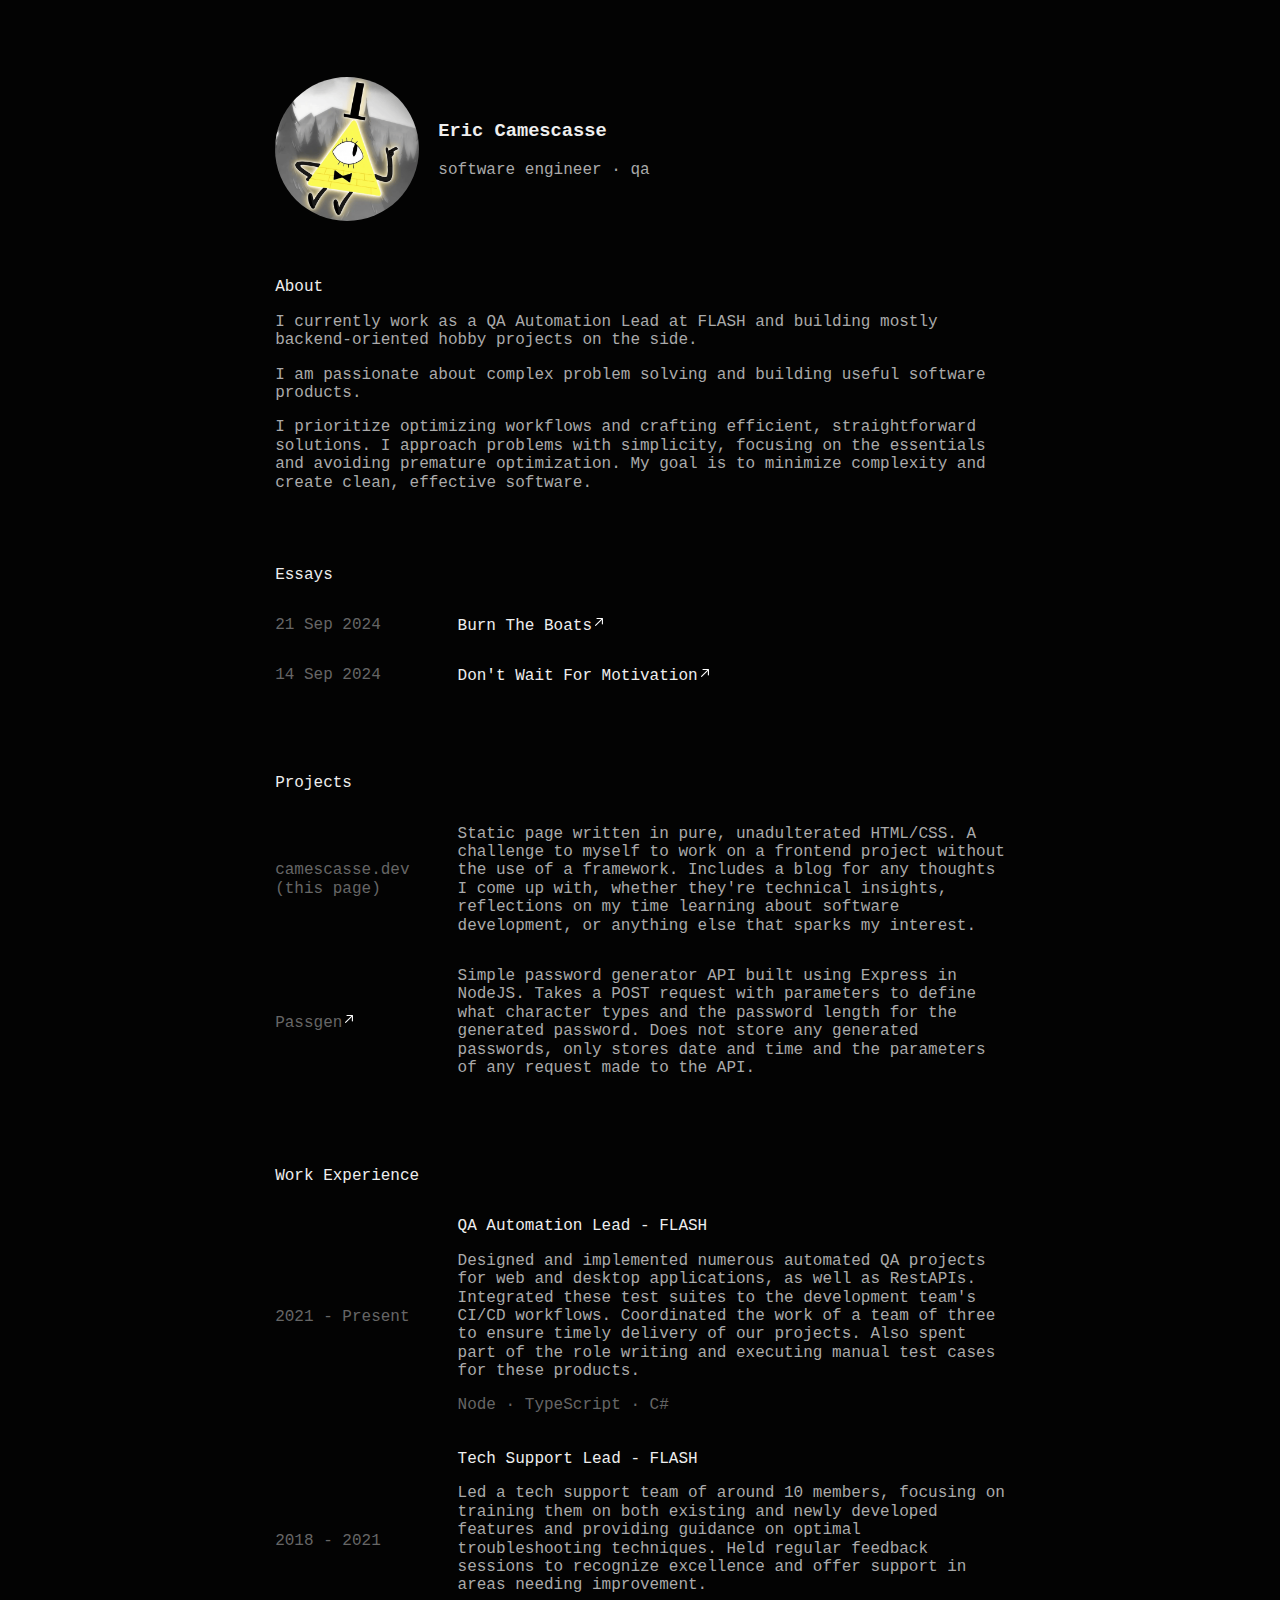
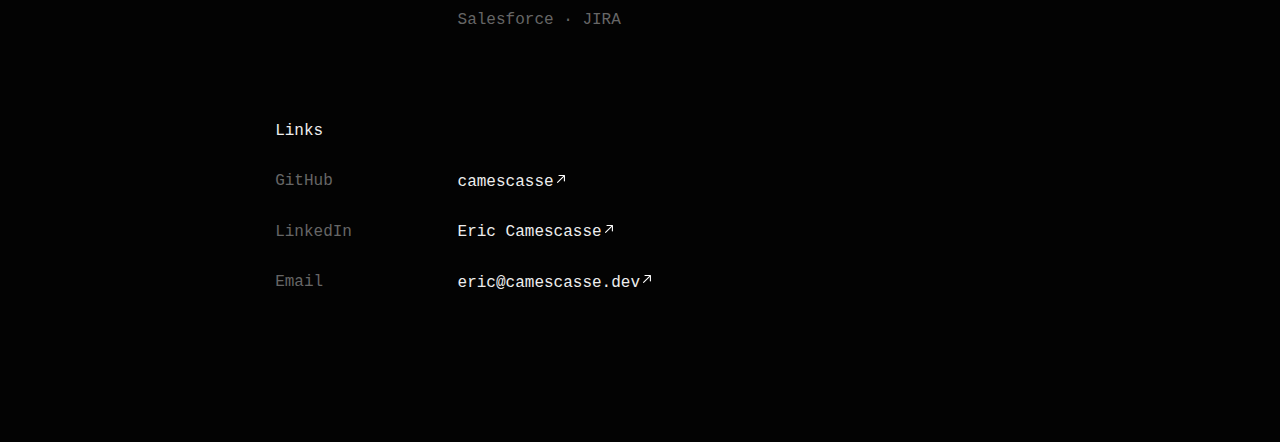
<file: index.html>
<!doctype html>
<html lang="en">
  <head>
    <link rel="icon" type="image/svg+xml" href="images/cd-grey.svg" />
    <link
      rel="alternate icon"
      type="image/png"
      sizes="32x32"
      href="images/cd-grey-32x32.png"
    />
    <meta charset="UTF-8" />
    <meta
      name="viewport"
      content="width=device-width, initial-scale=1.0, user-scalable=yes"
    />
    <meta name="author" content="Eric Camescasse" />
    <title>Eric Camescasse - SWE</title>
    <link rel="stylesheet" href="css/normalize.css" />
    <link rel="stylesheet" href="css/styles.css" />
  </head>
  <body>
    <div class="header">
      <div class="avatar">
        <img src="images/bill_cipher_avi.png" alt="avatar" />
      </div>
      <div class="header-container">
        <h3 class="name">Eric Camescasse</h3>
        <p class="description">software engineer · qa</p>
      </div>
    </div>

    <div class="about">
      <p class="about-title">About</p>
      <div class="about-content">
        <p>
          I currently work as a QA Automation Lead at FLASH and building mostly
          backend-oriented hobby projects on the side.
        </p>
        <p>
          I am passionate about complex problem solving and building useful
          software products.
        </p>
        <p>
          I prioritize optimizing workflows and crafting efficient,
          straightforward solutions. I approach problems with simplicity,
          focusing on the essentials and avoiding premature optimization. My
          goal is to minimize complexity and create clean, effective software.
        </p>
      </div>
    </div>

    <div class="essays">
      <div class="essays-title">
        <p>Essays</p>
      </div>

      <!--Archive commented out until it's necessary.-->
      <!--<div class="blog-archive">-->
      <!--  <a class="blog-archive" href="blog-archive.html">View archived</a>-->
      <!--</div>-->

      <div class="blog-date">
        <p>21 Sep 2024</p>
      </div>
      <div class="blog-entry">
        <a href="blogs/burn-the-boats.html">Burn The Boats</a>
      </div>
      <div class="blog-date">
        <p>14 Sep 2024</p>
      </div>
      <div class="blog-entry">
        <a href="blogs/dont-wait-for-motivation.html"
          >Don't Wait For Motivation</a
        >
      </div>
    </div>

    <div class="projects">
      <div class="projects-title">
        <p>Projects</p>
      </div>
      <div class="project-entry">
        <p>camescasse.dev (this page)</p>
      </div>
      <div class="project-description">
        <p>
          Static page written in pure, unadulterated HTML/CSS. A challenge to
          myself to work on a frontend project without the use of a framework.
          Includes a blog for any thoughts I come up with, whether they're
          technical insights, reflections on my time learning about software
          development, or anything else that sparks my interest.
        </p>
      </div>
      <div class="project-entry">
        <p>
          <a
            href="https://github.com/camescasse/passgen"
            target="_blank"
            rel="noopener noreferrer"
            >Passgen</a
          >
        </p>
      </div>
      <div class="project-description">
        <p>
          Simple password generator API built using Express in NodeJS. Takes a
          POST request with parameters to define what character types and the
          password length for the generated password. Does not store any
          generated passwords, only stores date and time and the parameters of
          any request made to the API.
        </p>
      </div>
    </div>

    <div class="experience">
      <div class="experience-title">
        <p>Work Experience</p>
      </div>

      <div class="job-date">
        <p>2021 - Present</p>
      </div>
      <div class="job-entry">
        <p class="job-title">QA Automation Lead - FLASH</p>
        <p class="job-description">
          Designed and implemented numerous automated QA projects for web and
          desktop applications, as well as RestAPIs. Integrated these test
          suites to the development team's CI/CD workflows. Coordinated the work
          of a team of three to ensure timely delivery of our projects. Also
          spent part of the role writing and executing manual test cases for
          these products.
        </p>
        <p class="job-stack">Node · TypeScript · C#</p>
      </div>
      <div class="job-date">
        <p>2018 - 2021</p>
      </div>
      <div class="job-entry">
        <p class="job-title">Tech Support Lead - FLASH</p>
        <p class="job-description">
          Led a tech support team of around 10 members, focusing on training
          them on both existing and newly developed features and providing
          guidance on optimal troubleshooting techniques. Held regular feedback
          sessions to recognize excellence and offer support in areas needing
          improvement.
        </p>
        <p class="job-stack">Salesforce · JIRA</p>
      </div>
    </div>

    <div class="links">
      <div class="links-title">
        <p>Links</p>
      </div>

      <div class="social-entry">
        <p>GitHub</p>
      </div>
      <div class="social-handle">
        <a
          href="https://github.com/camescasse"
          target="_blank"
          rel="noopener noreferrer"
          >camescasse</a
        >
      </div>
      <div class="social-entry">
        <p>LinkedIn</p>
      </div>
      <div class="social-handle">
        <a
          href="https://linkedin.com/in/eric-camescasse"
          target="_blank"
          rel="noopener noreferrer"
          >Eric Camescasse</a
        >
      </div>
      <div class="social-entry">
        <p>Email</p>
      </div>
      <div class="social-handle">
        <a
          href="mailto:eric@camescasse.dev"
          target="_blank"
          rel="noopener noreferrer"
          >eric@camescasse.dev</a
        >
      </div>
    </div>
  </body>
</html>
</file>
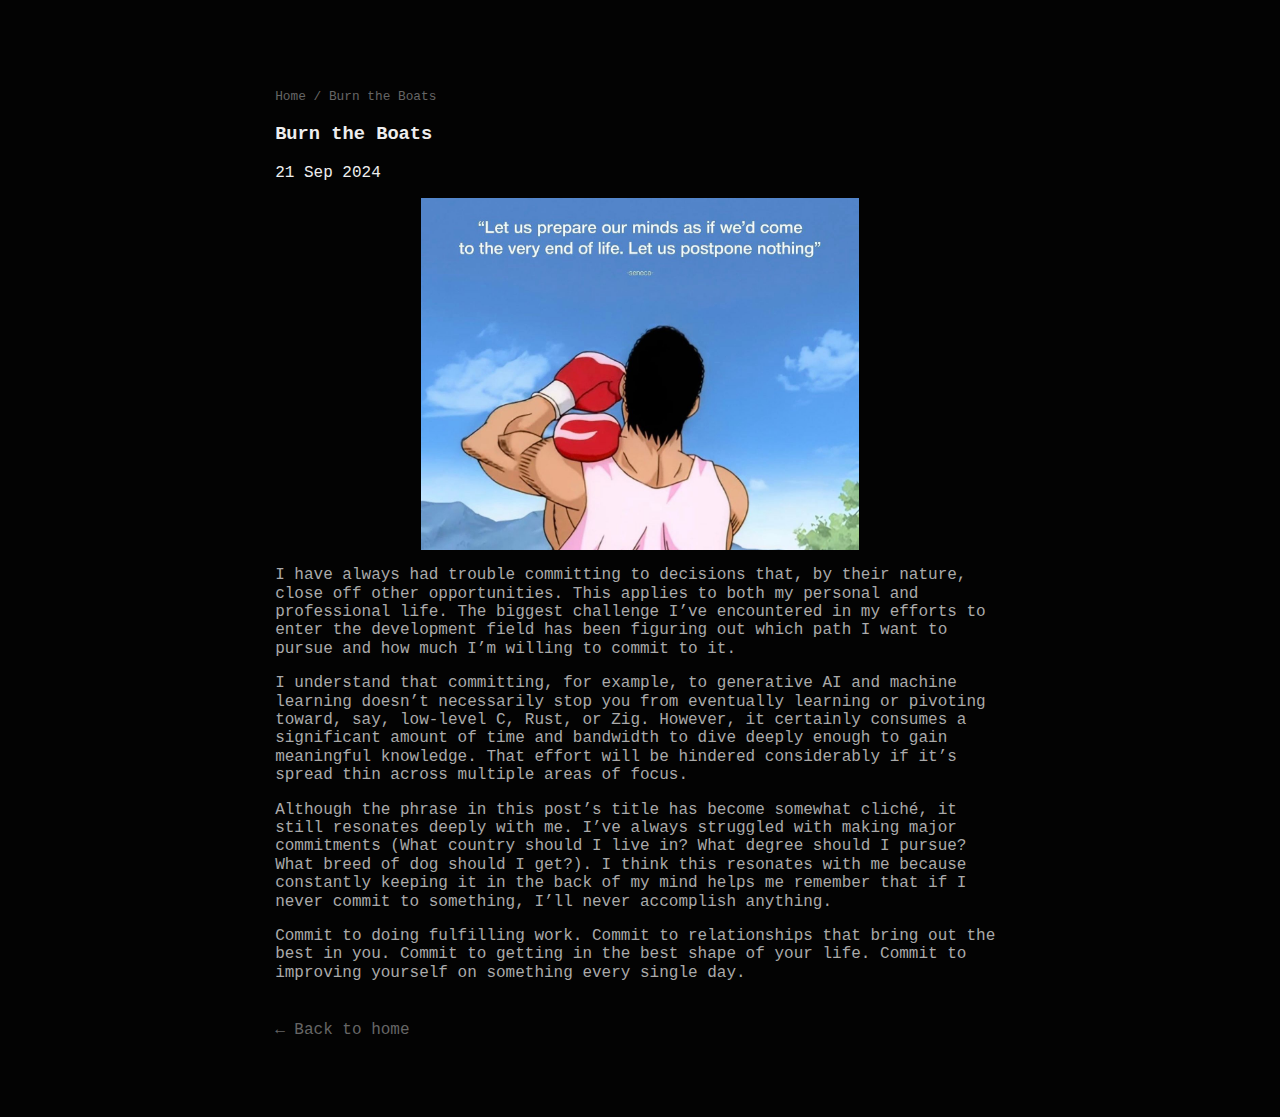
<file: blogs/burn-the-boats.html>
<!doctype html>
<html lang="en">
  <head>
    <link rel="icon" type="image/svg+xml" href="images/cd-grey.svg" />
    <link
      rel="alternate icon"
      type="image/png"
      sizes="32x32"
      href="images/cd-grey-32x32.png"
    />
    <meta charset="UTF-8" />
    <meta
      name="viewport"
      content="width=device-width, initial-scale=1.0, user-scalable=yes"
    />
    <meta name="author" content="Eric Camescasse" />
    <title>Burn the Boats</title>
    <link rel="stylesheet" href="../css/normalize.css" />
    <link rel="stylesheet" href="../css/styles.css" />
  </head>
  <body class="blog">
    <div>
      <ol class="blog-header">
        <li><a href="/">Home</a></li>
        <li>/</li>
        <li>Burn the Boats</li>
      </ol>
      <h3 class="blog-title">Burn the Boats</h3>
      <p class="date">21 Sep 2024</p>
    </div>
    <div class="blog-content">
      <img src="../images/takamura-seneca.jpeg" alt="" />
      <p>
        I have always had trouble committing to decisions that, by their nature,
        close off other opportunities. This applies to both my personal and
        professional life. The biggest challenge I’ve encountered in my efforts
        to enter the development field has been figuring out which path I want
        to pursue and how much I’m willing to commit to it.
      </p>
      <p>
        I understand that committing, for example, to generative AI and machine
        learning doesn’t necessarily stop you from eventually learning or
        pivoting toward, say, low-level C, Rust, or Zig. However, it certainly
        consumes a significant amount of time and bandwidth to dive deeply
        enough to gain meaningful knowledge. That effort will be hindered
        considerably if it’s spread thin across multiple areas of focus.
      </p>
      <p>
        Although the phrase in this post’s title has become somewhat cliché, it
        still resonates deeply with me. I’ve always struggled with making major
        commitments (What country should I live in? What degree should I pursue?
        What breed of dog should I get?). I think this resonates with me because
        constantly keeping it in the back of my mind helps me remember that if I
        never commit to something, I’ll never accomplish anything.
      </p>
      <p>
        Commit to doing fulfilling work. Commit to relationships that bring out
        the best in you. Commit to getting in the best shape of your life.
        Commit to improving yourself on something every single day.
      </p>
    </div>

    <div class="back-home"><a href="/">← Back to home</a></div>
  </body>
</html>
</file>
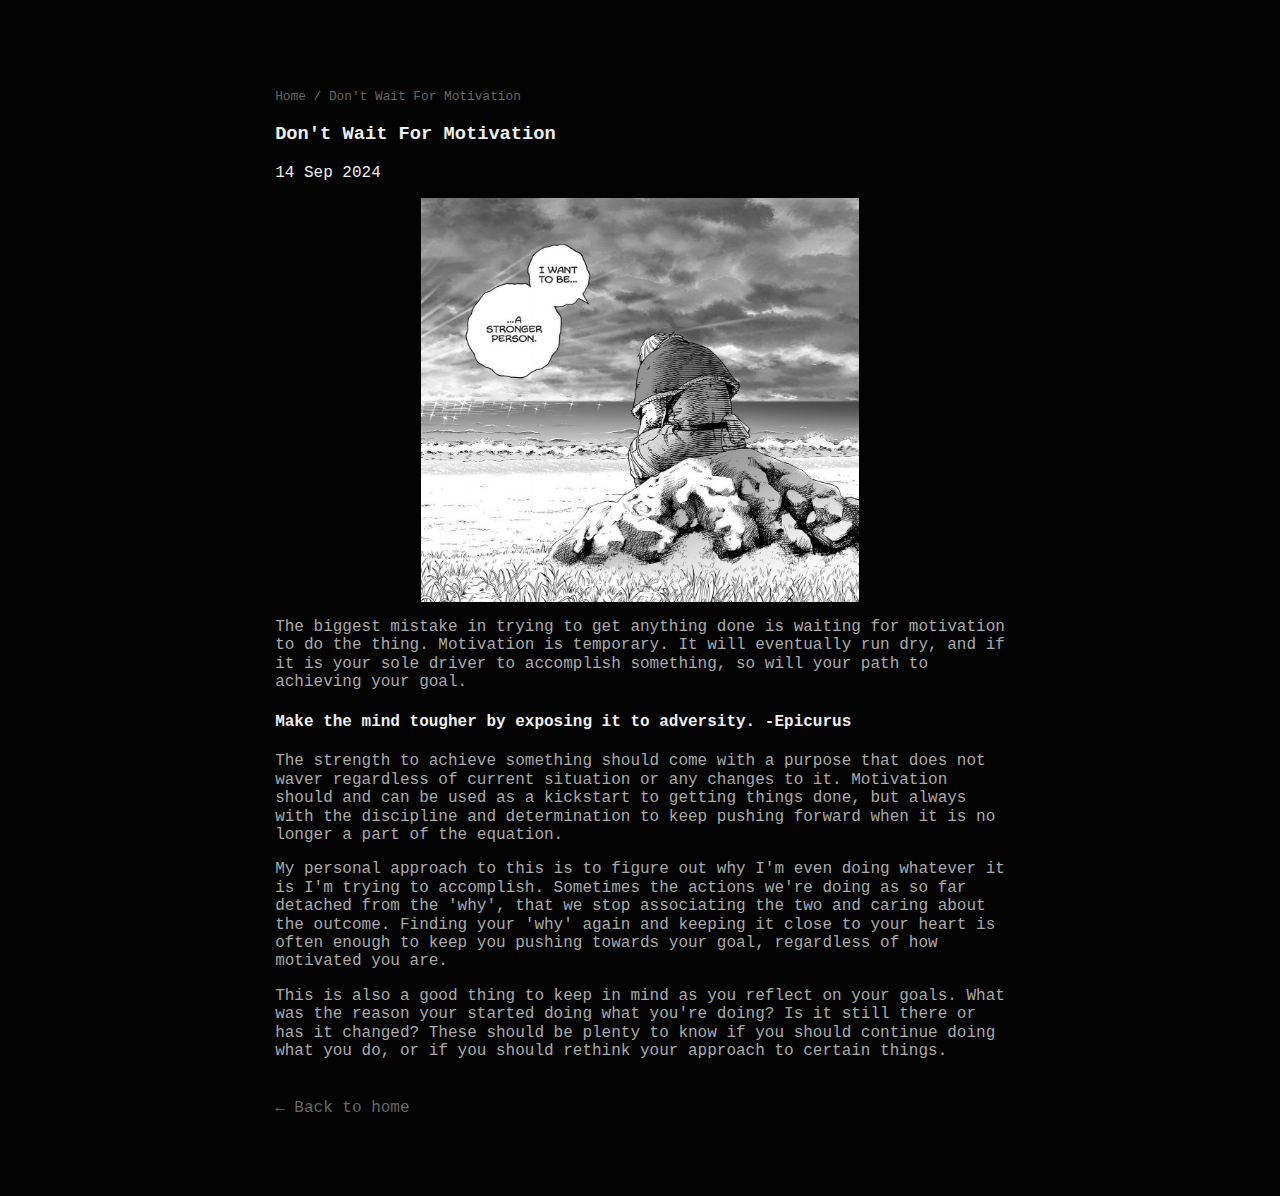
<file: blogs/dont-wait-for-motivation.html>
<!doctype html>
<html lang="en">
  <head>
    <link rel="icon" type="image/svg+xml" href="images/cd-grey.svg" />
    <link
      rel="alternate icon"
      type="image/png"
      sizes="32x32"
      href="images/cd-grey-32x32.png"
    />
    <meta charset="UTF-8" />
    <meta
      name="viewport"
      content="width=device-width, initial-scale=1.0, user-scalable=yes"
    />
    <meta name="author" content="Eric Camescasse" />
    <title>Don't Wait For Motivation</title>
    <link rel="stylesheet" href="../css/normalize.css" />
    <link rel="stylesheet" href="../css/styles.css" />
  </head>
  <body class="blog">
    <div>
      <ol class="blog-header">
        <li><a href="/">Home</a></li>
        <li>/</li>
        <li>Don't Wait For Motivation</li>
      </ol>
      <h3 class="blog-title">Don't Wait For Motivation</h3>
      <p class="date">14 Sep 2024</p>
    </div>
    <div class="blog-content">
      <img src="../images/thorfinn-stronger.jpg" alt="" />
      <p>
        The biggest mistake in trying to get anything done is waiting for
        motivation to do the thing. Motivation is temporary. It will eventually
        run dry, and if it is your sole driver to accomplish something, so will
        your path to achieving your goal.
      </p>
      <h4>Make the mind tougher by exposing it to adversity. -Epicurus</h4>
      <p>
        The strength to achieve something should come with a purpose that does
        not waver regardless of current situation or any changes to it.
        Motivation should and can be used as a kickstart to getting things done,
        but always with the discipline and determination to keep pushing forward
        when it is no longer a part of the equation.
      </p>
      <p>
        My personal approach to this is to figure out why I'm even doing
        whatever it is I'm trying to accomplish. Sometimes the actions we're
        doing as so far detached from the 'why', that we stop associating the
        two and caring about the outcome. Finding your 'why' again and keeping
        it close to your heart is often enough to keep you pushing towards your
        goal, regardless of how motivated you are.
      </p>
      <p>
        This is also a good thing to keep in mind as you reflect on your goals.
        What was the reason your started doing what you're doing? Is it still
        there or has it changed? These should be plenty to know if you should
        continue doing what you do, or if you should rethink your approach to
        certain things.
      </p>
    </div>

    <div class="back-home"><a href="/">← Back to home</a></div>
  </body>
</html>
</file>
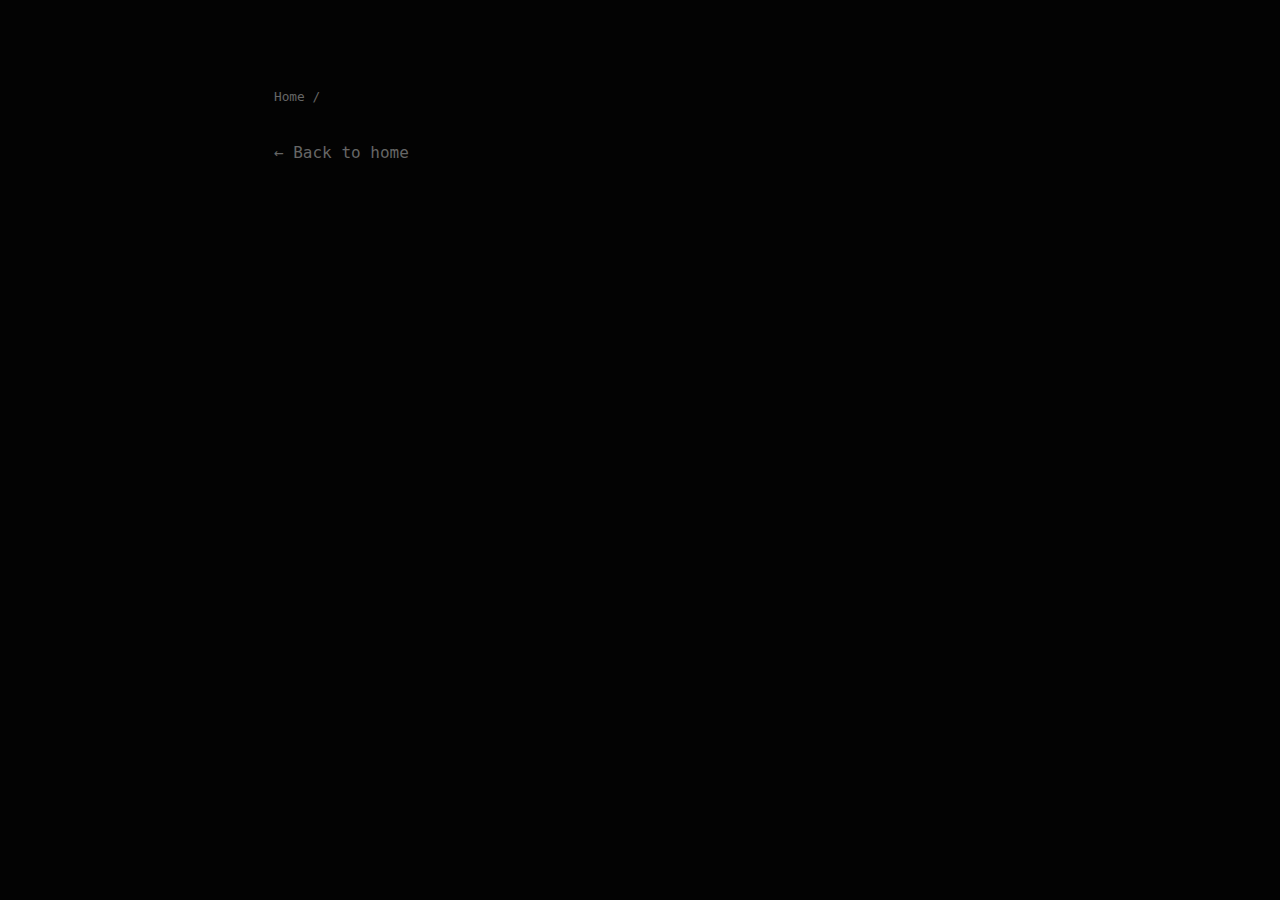
<file: blogs/template.html>
<!doctype html>
<html lang="en">
  <head>
    <link rel="icon" type="image/svg+xml" href="images/cd-grey.svg" />
    <link
      rel="alternate icon"
      type="image/png"
      sizes="32x32"
      href="images/cd-grey-32x32.png"
    />
    <meta charset="UTF-8" />
    <meta
      name="viewport"
      content="width=device-width, initial-scale=1.0, user-scalable=yes"
    />
    <meta name="author" content="Eric Camescasse" />
    <title><!--Title Goes Here--></title>
    <link rel="stylesheet" href="../css/normalize.css" />
    <link rel="stylesheet" href="../css/styles.css" />
  </head>
  <body class="blog">
    <div>
      <ol class="blog-header">
        <li><a href="/">Home</a></li>
        <li>/</li>
        <li>
          <!--Title Goes Here-->
        </li>
      </ol>
      <h3 class="blog-title">
        <!--Title Goes Here-->
      </h3>
      <p class="date">
        <!--Post Date Goes Here-->
        <!--Format: 11 Jan 2020-->
      </p>
    </div>
    <div class="blog-content">
      <!--Images can be inserted anywhere in this div.-->
      <!--Use <h4> for titles.-->
      <!--Any other text goes inside <p> tags.-->
    </div>

    <div class="back-home"><a href="/">← Back to home</a></div>
  </body>
</html>
</file>
<file: css/styles.css>
@import url("https://fonts.cdnfonts.com/css/jetbrains-mono-2");

:root {
  --font-family: "JetBrains Mono", monospace;
  --line-height: 1.2rem;
  --text-color: #eee;
  --secondary-text-color: #aaa;
  --third-text-color: #666;
  --background-color: #030303;
  --avatar-size: 15ch;

  --font-weight-normal: 500;
  --font-weight-medium: 600;
  --font-weight-bold: 800;

  font-family: var(--font-family);
  font-weight: var(--font-weight-normal);
  font-style: normal;
  font-size: 14px;
}

html {
  display: flex;
  margin: 0;
  padding: 0;
  flex-direction: column;
  align-items: center;
  background: var(--background-color);
  color: var(--text-color);
}

body {
  width: 100%;
  position: relative;
  margin: calc(3 * var(--line-height)) 0;
  padding: var(--line-height) 2ch;
  max-width: calc(min(80ch, round(down, 100%, 1ch)));
  box-sizing: border-box;
}

.about,
.essays,
.projects,
.experience,
.links {
  margin: calc(3 * var(--line-height)) 0;
}

.blog-entry,
.project-description,
.job-stack,
.social-handle {
  margin-bottom: calc(2 * var(--line-height));
}

.header {
  height: var(--avatar-size);
  display: flex;
  align-items: center;
}

.avatar {
  width: var(--avatar-size);
  height: var(--avatar-size);
  float: left;
  margin-right: 2ch;
}

.avatar img {
  display: block;
  width: 100%;
  object-fit: contain;
  overflow: hidden;
  border-radius: 50%;
}

.blog-content img {
  width: 60%;
  display: block;
  margin-left: auto;
  margin-right: auto;
}

a {
  text-decoration: none;
  transition: text-decoration-thickness 1s ease;
}

a:hover {
  text-decoration: underline;
  text-underline-offset: 0.125rem;
  text-decoration-thickness: 0.125rem;
}

a,
a:visited,
a:active,
a:hover,
a:focus {
  color: var(--text-color);
}

a::after {
  content: url("../images/arrow-link.svg");
  vertical-align: text-bottom;
}

.blog-archive {
  font-size: 0.8rem;
  color: var(--third-text-color);
}

.blog a::after,
.blog-archive::after {
  content: "";
}

.back-home {
  margin-top: calc(2 * var(--line-height));
}

.description,
.about-content,
.project-description,
.job-description,
.blog-content p {
  color: var(--secondary-text-color);
}

.project-entry,
.blog-date,
.job-date,
.job-stack,
.social-entry,
.blog-header,
.blog a,
.projects .project-entry a {
  color: var(--third-text-color);
}

.blog-header {
  display: flex;
  list-style: none;
  align-items: center;
  padding-left: 0;
  margin-left: 0;
  font-size: 0.8rem;
}

.blog-header li:nth-child(2) {
  margin-left: 1ch;
  margin-right: 1ch;
}

@media screen and (min-width: 480px) {
  :root {
    font-size: 16px;
  }

  .essays,
  .projects,
  .experience,
  .links {
    display: grid;
    grid-template-columns: 1fr 3fr;
    justify-items: left;
    align-items: center;
  }

  .essays-title,
  .blog-archive,
  .projects-title,
  .experience-title,
  .links-title {
    grid-column: 1 / 3;
  }

  .blog-entry,
  .project-description,
  .job-stack,
  .social-handle {
    margin-bottom: 0;
  }

  .job-stack {
    margin-bottom: var(--line-height);
  }
}
</file>
